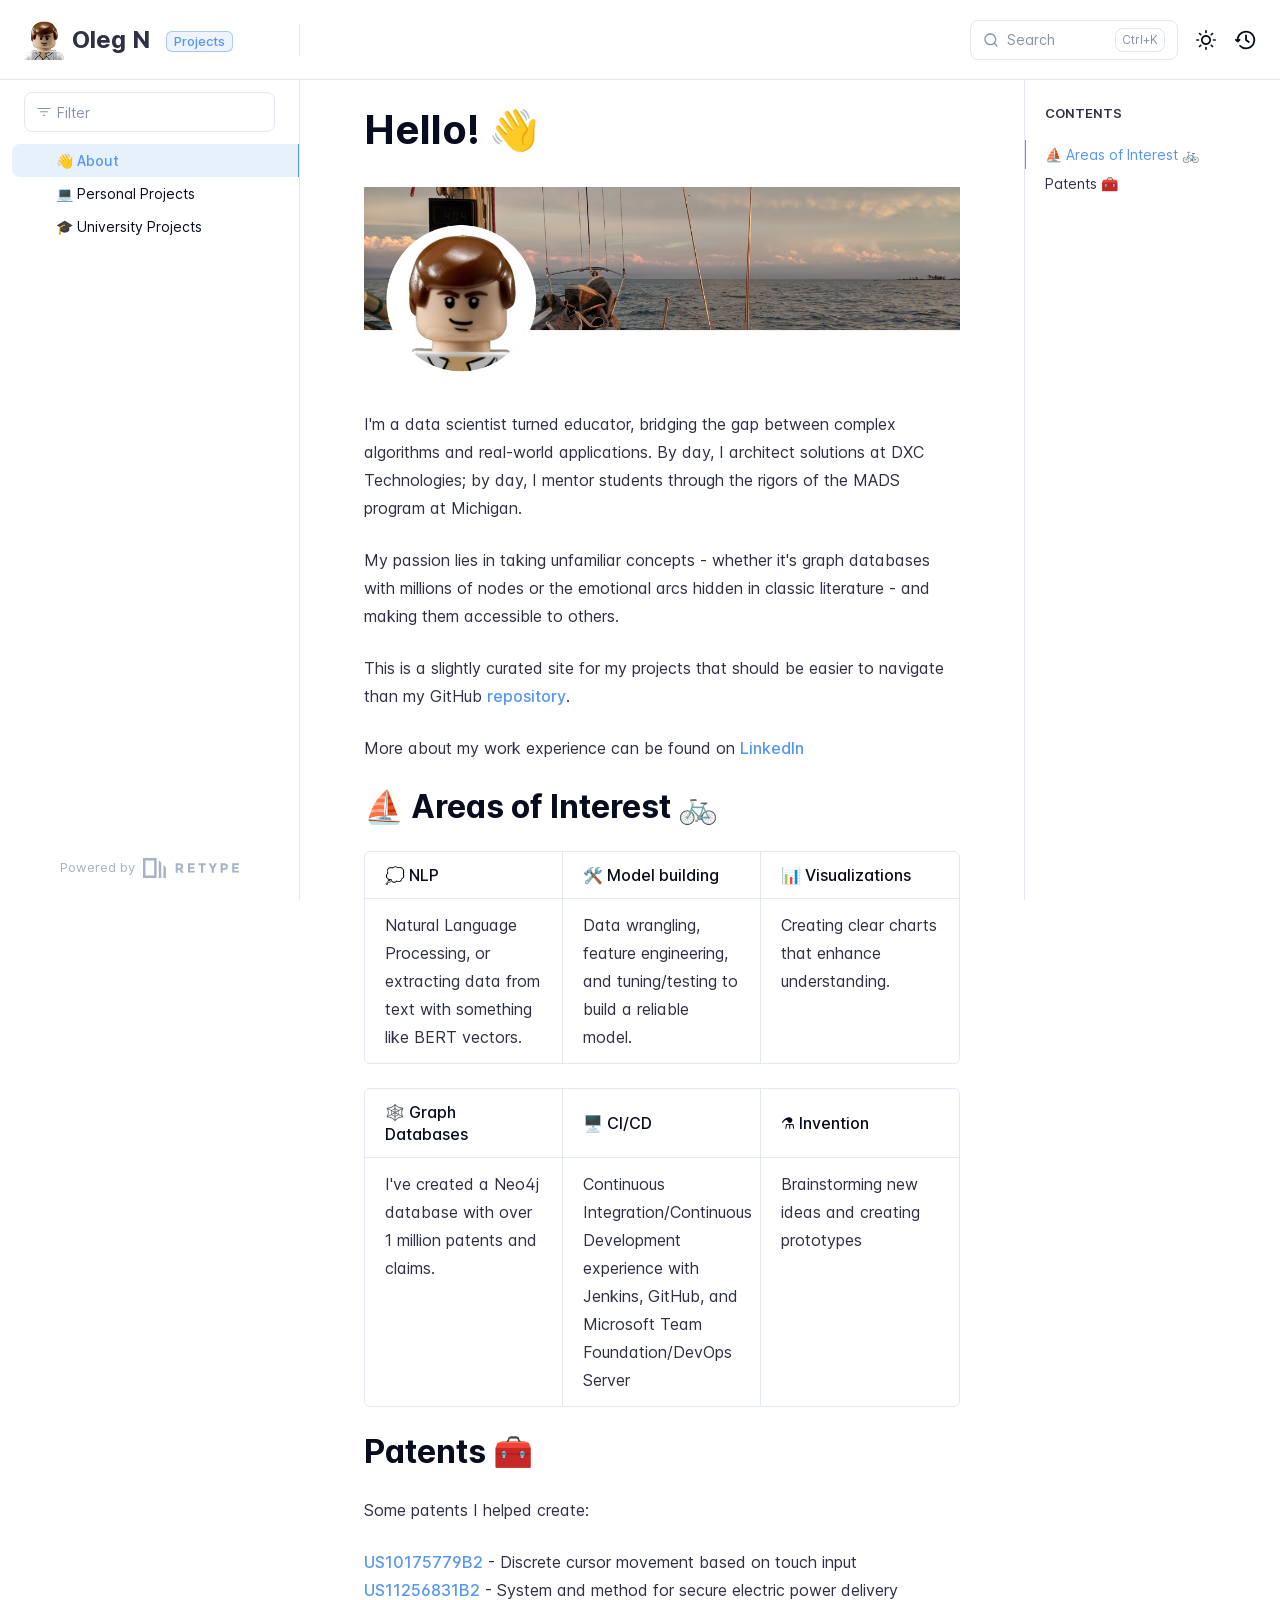
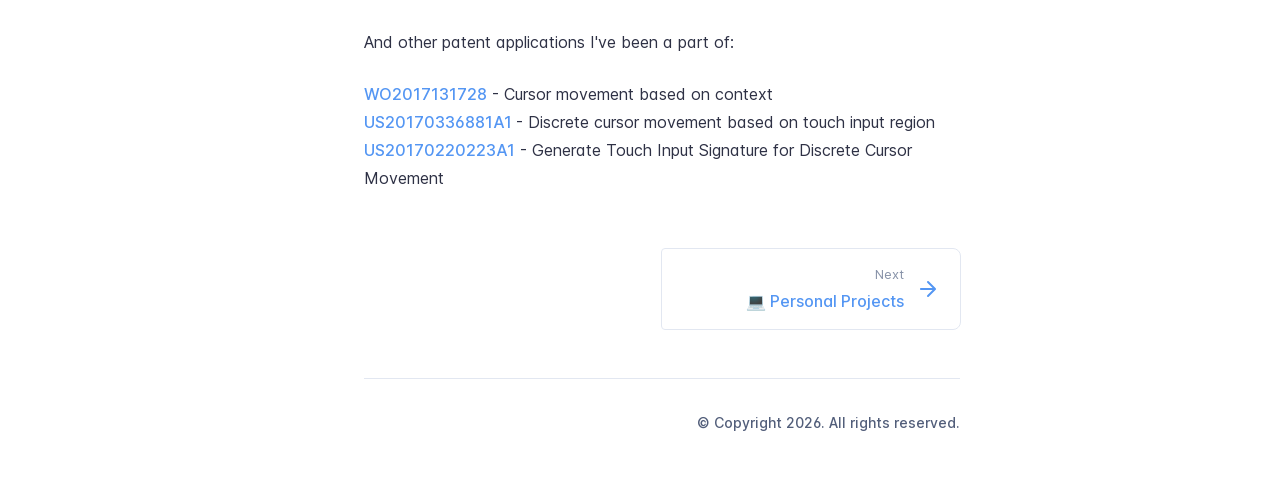
<file: index.html>
<!DOCTYPE html>
<html lang="en" class="h-full">
<head>
    <script data-cfasync="false">(function(w,d,s,l,i){w[l]=w[l]||[];w[l].push({'gtm.start':new Date().getTime(),event:'gtm.js'});var f=d.getElementsByTagName(s)[0],j=d.createElement(s),dl=l!='dataLayer'?'&l='+l:'';j.async=true;j.src='https://www.googletagmanager.com/gtm.js?id='+i+dl;f.parentNode.insertBefore(j,f);})(window,document,'script','dataLayer','G-LKNMP7RRVM');</script>

    <meta charset="UTF-8">
    <meta name="viewport" content="width=device-width,initial-scale=1">
    <meta name="color-scheme" content="light dark">
    <meta name="turbo-cache-control" content="no-cache" data-turbo-track="reload" data-track-token="4.1.0.825907108828">

    <!-- See retype.com -->
    <meta name="generator" content="Retype 4.1.0">

    <!-- Primary Meta Tags -->
    <title>Hello! &#128075;</title>
    <meta name="title" content="Hello! 👋">
    <meta name="description" content="I'm a data scientist turned educator, bridging the gap between complex algorithms and real-world applications. By day, I architect solutions at DXC">

    <!-- Canonical -->
    <link rel="canonical" href="https://legolego.github.io/">

    <!-- Open Graph -->
    <meta property="og:type" content="website">
    <meta property="og:url" content="https://legolego.github.io/">
    <meta property="og:title" content="Hello! 👋">
    <meta property="og:description" content="I'm a data scientist turned educator, bridging the gap between complex algorithms and real-world applications. By day, I architect solutions at DXC">
    <meta property="og:image" content="https://legolego.github.io/static/aboutheader.png">
    <meta property="og:image:width" content="1200">
    <meta property="og:image:height" content="630">
    <meta property="og:image:alt" content="Hello! 👋">
    <meta property="og:site_name" content="Oleg N">
    <meta property="og:locale" content="en_US">

    <script data-cfasync="false">(function(){var cl=document.documentElement.classList,ls=localStorage.getItem("retype_scheme"),hd=cl.contains("dark"),hl=cl.contains("light"),wm=window.matchMedia&&window.matchMedia("(prefers-color-scheme: dark)").matches;if(ls==="dark"||(!ls&&wm&&!hd&&!hl)){cl.remove("light");cl.add("dark")}else if(ls==="light"||(!ls&&!wm&&!hd&&!hl)){cl.remove("dark");cl.add("light")}})();</script>

    <link href="resources/css/retype.css?v=4.1.0.825907108828" rel="stylesheet">

    <script data-cfasync="false" src="resources/js/config.js?v=4.1.0.825907108828" data-turbo-eval="false" defer></script>
    <script data-cfasync="false" src="resources/js/retype.js?v=4.1.0" data-turbo-eval="false" defer></script>
    <script id="lunr-js" data-cfasync="false" src="resources/js/lunr.js?v=4.1.0.825907108828" data-turbo-eval="false" defer></script>

    <link href="static/custom.css" rel="stylesheet" />
</head>
<body>
    <noscript><iframe src="https://www.googletagmanager.com/ns.html?id=G-LKNMP7RRVM" height="0" width="0" style="display:none;visibility:hidden"></iframe></noscript>

    <div id="retype-app" class="relative text-base antialiased text-base-text bg-base-bg font-body">
    <div class="absolute bottom-0 left-0" style="top: 5rem; right: 50%"></div>

    <header id="retype-header" class="sticky top-0 z-30 flex w-full h-16 bg-header-bg border-b border-header-border md:h-20">
        <div class="container relative flex items-center justify-between pr-6 grow md:justify-start">
            <!-- Mobile menu button skeleton -->
            <button v-cloak class="skeleton retype-mobile-menu-button flex items-center justify-center shrink-0 overflow-hidden dark:text-white focus:outline-hidden rounded-full w-10 h-10 ml-3.5 md:hidden"><svg xmlns="http://www.w3.org/2000/svg" class="mb-px shrink-0" width="24" height="24" viewBox="0 0 24 24" role="presentation" style="margin-bottom: 0px;"><g fill="currentColor"><path d="M2 4h20v2H2zM2 11h20v2H2zM2 18h20v2H2z"></path></g></svg></button>
            <div v-cloak id="retype-sidebar-left-toggle-button"></div>
    
            <!-- Logo -->
            <div class="flex items-center justify-between h-full py-2 md:w-75">
                <div class="flex items-center px-2 md:px-6">
                    <a id="retype-branding-logo" href="" class="flex items-center leading-snug text-2xl">
                        <span class="w-10 mr-2 grow-0 shrink-0 overflow-hidden">
                            <img class="max-h-10 dark:hidden md:inline-block" src="static/lego.png">
                            <img class="max-h-10 hidden dark:inline-block" src="static/lego.png">
                        </span>
                        <span class="dark:text-white font-bold line-clamp-1 md:line-clamp-2">Oleg N</span>
                    </a><span id="retype-branding-label" class="inline-flex mt-1 px-2 py-1 ml-4 text-xs font-medium leading-none items-center rounded-md bg-branding-label-bg text-branding-label-text ring-1 ring-branding-label-border ring-inset md:inline-block">Projects</span>
                </div>
    
                <span class="hidden h-8 border-r md:inline-block border-base-border"></span>
            </div>
    
            <div class="flex justify-between md:grow">
                <!-- Top Nav -->
                <nav id="retype-header-nav" class="hidden md:flex">
                    <ul class="flex flex-col mb-4 md:pl-16 md:mb-0 md:flex-row md:items-center">
                        
                    </ul>
                </nav>
    
                <div v-cloak class="flex justify-end grow">
                    <div id="retype-mobile-search-button"></div>
                    <doc-search-desktop></doc-search-desktop>
    
                    <doc-theme-switch class="lg:ml-2"></doc-theme-switch>
                    <doc-history></doc-history>
                </div>
            </div>
        </div>
    </header>


    <div id="retype-container" class="container relative flex bg-white">
        <!-- Sidebar Skeleton -->
        <div v-cloak class="fixed flex flex-col shrink-0 duration-300 ease-in-out bg-sidebar-left-bg border-sidebar-left-border sidebar top-20 w-75 border-r h-screen md:sticky transition-transform skeleton">
        
            <div class="flex items-center h-16 px-6">
                <input id="retype-filter-input-mock" class="w-full h-10 pl-8 px-3 py-2 transition-colors duration-200 ease-linear bg-filter-bg border border-filter-border rounded-lg shadow-none md:text-sm hover:border-filter-border-hover focus:outline-hidden focus:border-filter-border-focus placeholder-filter-placeholder" type="text">
            </div>
        
            <div class="pl-6 mt-1 mb-4">
                <div class="w-32 h-3 mb-4 bg-skeleton-bg rounded-full loading"></div>
                <div class="w-48 h-3 mb-4 bg-skeleton-bg rounded-full loading"></div>
                <div class="w-40 h-3 mb-4 bg-skeleton-bg rounded-full loading"></div>
                <div class="w-32 h-3 mb-4 bg-skeleton-bg rounded-full loading"></div>
                <div class="w-48 h-3 mb-4 bg-skeleton-bg rounded-full loading"></div>
                <div class="w-40 h-3 mb-4 bg-skeleton-bg rounded-full loading"></div>
            </div>
        
            <div class="shrink-0 mt-auto bg-transparent dark:border-base-border">
                <a class="flex items-center justify-center flex-nowrap h-16 text-gray-350 dark:text-dark-400 hover:text-gray-600 dark:hover:text-dark-300 transition-colors duration-150 ease-in docs-powered-by" target="_blank" href="https://retype.com/" rel="noopener">
                    <span class="text-xs whitespace-nowrap">Powered by</span>
                    <svg xmlns="http://www.w3.org/2000/svg" class="ml-2" fill="currentColor" width="96" height="20" overflow="visible"><path d="M0 0v20h13.59V0H0zm11.15 17.54H2.44V2.46h8.71v15.08zM15.8 20h2.44V4.67L15.8 2.22zM20.45 6.89V20h2.44V9.34z"/><g><path d="M40.16 8.44c0 1.49-.59 2.45-1.75 2.88l2.34 3.32h-2.53l-2.04-2.96h-1.43v2.96h-2.06V5.36h3.5c1.43 0 2.46.24 3.07.73s.9 1.27.9 2.35zm-2.48 1.1c.26-.23.38-.59.38-1.09 0-.5-.13-.84-.4-1.03s-.73-.28-1.39-.28h-1.54v2.75h1.5c.72 0 1.2-.12 1.45-.35zM51.56 5.36V7.2h-4.59v1.91h4.13v1.76h-4.13v1.92h4.74v1.83h-6.79V5.36h6.64zM60.09 7.15v7.48h-2.06V7.15h-2.61V5.36h7.28v1.79h-2.61zM70.81 14.64h-2.06v-3.66l-3.19-5.61h2.23l1.99 3.45 1.99-3.45H74l-3.19 5.61v3.66zM83.99 6.19c.65.55.97 1.4.97 2.55s-.33 1.98-1 2.51-1.68.8-3.04.8h-1.23v2.59h-2.06V5.36h3.26c1.42 0 2.45.28 3.1.83zm-1.51 3.65c.25-.28.37-.69.37-1.22s-.16-.92-.48-1.14c-.32-.23-.82-.34-1.5-.34H79.7v3.12h1.38c.68 0 1.15-.14 1.4-.42zM95.85 5.36V7.2h-4.59v1.91h4.13v1.76h-4.13v1.92H96v1.83h-6.79V5.36h6.64z"/></g></svg>
                </a>
            </div>
        </div>
        
        <!-- Sidebar component -->
        <doc-sidebar v-cloak>
            <template #sidebar-footer>
                <div class="shrink-0 mt-auto border-t md:bg-transparent md:border-none dark:border-base-border">
        
                    <a class="flex items-center justify-center flex-nowrap h-16 text-gray-350 dark:text-dark-400 hover:text-gray-600 dark:hover:text-dark-300 transition-colors duration-150 ease-in docs-powered-by" target="_blank" href="https://retype.com/" rel="noopener">
                        <span class="text-xs whitespace-nowrap">Powered by</span>
                        <svg xmlns="http://www.w3.org/2000/svg" class="ml-2" fill="currentColor" width="96" height="20" overflow="visible"><path d="M0 0v20h13.59V0H0zm11.15 17.54H2.44V2.46h8.71v15.08zM15.8 20h2.44V4.67L15.8 2.22zM20.45 6.89V20h2.44V9.34z"/><g><path d="M40.16 8.44c0 1.49-.59 2.45-1.75 2.88l2.34 3.32h-2.53l-2.04-2.96h-1.43v2.96h-2.06V5.36h3.5c1.43 0 2.46.24 3.07.73s.9 1.27.9 2.35zm-2.48 1.1c.26-.23.38-.59.38-1.09 0-.5-.13-.84-.4-1.03s-.73-.28-1.39-.28h-1.54v2.75h1.5c.72 0 1.2-.12 1.45-.35zM51.56 5.36V7.2h-4.59v1.91h4.13v1.76h-4.13v1.92h4.74v1.83h-6.79V5.36h6.64zM60.09 7.15v7.48h-2.06V7.15h-2.61V5.36h7.28v1.79h-2.61zM70.81 14.64h-2.06v-3.66l-3.19-5.61h2.23l1.99 3.45 1.99-3.45H74l-3.19 5.61v3.66zM83.99 6.19c.65.55.97 1.4.97 2.55s-.33 1.98-1 2.51-1.68.8-3.04.8h-1.23v2.59h-2.06V5.36h3.26c1.42 0 2.45.28 3.1.83zm-1.51 3.65c.25-.28.37-.69.37-1.22s-.16-.92-.48-1.14c-.32-.23-.82-.34-1.5-.34H79.7v3.12h1.38c.68 0 1.15-.14 1.4-.42zM95.85 5.36V7.2h-4.59v1.91h4.13v1.76h-4.13v1.92H96v1.83h-6.79V5.36h6.64z"/></g></svg>
                    </a>
                </div>
            </template>
        </doc-sidebar>

        <div class="grow min-w-0 bg-body-bg">
            <!-- Render "toolbar" template here on api pages --><!-- Render page content -->
<div class="flex">
    <div id="retype-main" class="min-w-0 p-4 grow md:px-16">
        <main class="relative pb-12 lg:pt-2">
            <div class="retype-markdown" id="retype-content">
                <!-- Rendered if sidebar right is enabled -->
                <div id="retype-sidebar-right-toggle"></div>
                <!-- Page content  -->
<doc-anchor-target id="hello-wave" class="break-words">
    <h1>
        <doc-anchor-trigger class="header-anchor-trigger" to="#hello-wave">#</doc-anchor-trigger>
        <span>Hello! <span class="docs-emoji">&#x1F44B;</span></span>
    </h1>
</doc-anchor-target>
<p><figure class="content-center">
    <img src="static/aboutheader.png" alt="" class="rounded-image-rounded border-image-border border-image-border-width" />
    <figcaption class="caption"></figcaption>
</figure>
</p>
<p>I&#x27;m a data scientist turned educator, bridging the gap between complex algorithms and real-world applications. By day, I architect solutions at DXC Technologies; by day, I mentor students through the rigors of the MADS program at Michigan.</p>
<p>My passion lies in taking unfamiliar concepts - whether it&#x27;s graph databases with millions of nodes or the emotional arcs hidden in classic literature - and making them accessible to others.</p>
<p>This is a slightly curated site for my projects that should be easier to navigate than my GitHub <a href="https://github.com/legolego" target="_blank">repository</a>.</p>
<p>More about my work experience can be found on <a href="https://www.linkedin.com/in/olegnikolsky/" target="_blank">LinkedIn</a></p>
<doc-anchor-target id="boat-areas-of-interest-bike">
    <h2>
        <doc-anchor-trigger class="header-anchor-trigger" to="#boat-areas-of-interest-bike">#</doc-anchor-trigger>
        <span><span class="docs-emoji">&#x26F5;</span> Areas of Interest <span class="docs-emoji">&#x1F6B2;</span></span>
    </h2>
</doc-anchor-target>
<div class="mb-6 overflow-hidden border rounded-md docs-columns dark:border-base-border" style="grid-template-columns: repeat(3, minmax(0, 1fr));">
    <div class="flex items-center px-5 py-3 font-medium leading-snug text-gray-900 border-b border-base-border dark:text-white border-r">
        <span><span class="docs-emoji">&#x1F4AD;</span> NLP</span>
    </div>
    <div class="flex items-center px-5 py-3 font-medium leading-snug text-gray-900 border-b border-base-border dark:text-white border-r">
        <span><span class="docs-emoji">&#x1F6E0;&#xFE0F;</span> Model building</span>
    </div>
    <div class="flex items-center px-5 py-3 font-medium leading-snug text-gray-900 border-b border-base-border dark:text-white">
        <span><span class="docs-emoji">&#x1F4CA;</span> Visualizations</span>
    </div>
    <div class="px-5 py-3 docs-columns-content border-r border-base-border">
<p>Natural Language Processing, or extracting data from text with something like BERT vectors.</p>
    </div>
    <div class="px-5 py-3 docs-columns-content border-r border-base-border">
<p>Data wrangling, feature engineering, and tuning/testing to build a reliable model.</p>
    </div>
    <div class="px-5 py-3 docs-columns-content">
<p>Creating clear charts that enhance understanding.</p>
    </div>
</div>
<div class="mb-6 overflow-hidden border rounded-md docs-columns dark:border-base-border" style="grid-template-columns: repeat(3, minmax(0, 1fr));">
    <div class="flex items-center px-5 py-3 font-medium leading-snug text-gray-900 border-b border-base-border dark:text-white border-r">
        <span><span class="docs-emoji">&#x1F578;&#xFE0F;</span> Graph Databases</span>
    </div>
    <div class="flex items-center px-5 py-3 font-medium leading-snug text-gray-900 border-b border-base-border dark:text-white border-r">
        <span><span class="docs-emoji">&#x1F5A5;&#xFE0F;</span> CI/CD</span>
    </div>
    <div class="flex items-center px-5 py-3 font-medium leading-snug text-gray-900 border-b border-base-border dark:text-white">
        <span><span class="docs-emoji">&#x2697;&#xFE0F;</span> Invention</span>
    </div>
    <div class="px-5 py-3 docs-columns-content border-r border-base-border">
<p>I&#x27;ve created a Neo4j database with over 1 million patents and claims.</p>
    </div>
    <div class="px-5 py-3 docs-columns-content border-r border-base-border">
<p>Continuous Integration/Continuous Development experience with Jenkins, GitHub, and Microsoft Team Foundation/DevOps Server</p>
    </div>
    <div class="px-5 py-3 docs-columns-content">
<p>Brainstorming new ideas and creating prototypes</p>
    </div>
</div>
<doc-anchor-target id="patents-toolbox">
    <h2>
        <doc-anchor-trigger class="header-anchor-trigger" to="#patents-toolbox">#</doc-anchor-trigger>
        <span>Patents <span class="docs-emoji">&#x1F9F0;</span></span>
    </h2>
</doc-anchor-target>
<p>Some patents I helped create:</p>
<p><a href="https://patents.google.com/patent/US10175779B2/en" target="_blank">US10175779B2</a> - Discrete cursor movement based on touch input<br>
<a href="https://patents.google.com/patent/US11256831B2/en" target="_blank">US11256831B2</a> - System and method for secure electric power delivery</p>
<p>And other patent applications I&#x27;ve been a part of:</p>
<p><a href="https://patents.google.com/patent/WO2017131728A1/en" target="_blank">WO2017131728</a> - Cursor movement based on context<br>
<a href="https://patents.google.com/patent/US20170336881A1/en" target="_blank">US20170336881A1 </a> - Discrete cursor movement based on touch input region<br>
<a href="https://patents.google.com/patent/US20170220223A1/en" target="_blank">US20170220223A1</a> - Generate Touch Input Signature for Discrete Cursor Movement</p>

                
                <!-- Required only on API pages -->
                <doc-toolbar-member-filter-no-results></doc-toolbar-member-filter-no-results>
            </div>
            <footer id="retype-content-footer" class="clear-both">
            
                <nav id="retype-nextprev" class="print:hidden flex mt-14">
                    <div class="w-1/2">
                    </div>
            
                    <div class="w-1/2">
                        <a class="px-5 py-4 -mx-px h-full flex items-center justify-end break-normal font-medium text-body-link border border-base-border hover:border-base-border-hover rounded-l rounded-r-lg transition-colors duration-150 relative hover:z-5" href="personal/">
                            <span>
                                <span class="block text-xs font-normal text-right text-base-text-muted">Next</span>
                                <span class="block mt-1">💻 Personal Projects</span>
                            </span>
                            <svg xmlns="http://www.w3.org/2000/svg" class="ml-3" width="24" height="24" viewBox="0 0 24 24" fill="currentColor" overflow="visible"><path d="M19.92 12.38a1 1 0 00-.22-1.09l-7-7a.996.996 0 10-1.41 1.41l5.3 5.3H5c-.55 0-1 .45-1 1s.45 1 1 1h11.59l-5.29 5.29a.996.996 0 000 1.41c.19.2.44.3.7.3s.51-.1.71-.29l7-7c.09-.09.16-.21.21-.33z" /><path fill="none" d="M0 0h24v24H0z" /></svg>
                        </a>
                    </div>
                </nav>
            </footer>
        </main>

        <div id="retype-page-footer" class="print:border-none border-t border-base-border pt-6 mb-8">
            <footer class="flex flex-wrap items-center justify-between print:justify-center">
                <div id="retype-footer-links" class="print:hidden">
                    <ul class="flex flex-wrap items-center text-sm">
                    </ul>
                </div>
                <div id="retype-copyright" class="print:justify-center py-2 text-footer-text font-footer-link text-sm leading-relaxed"><p>© Copyright 2026. All rights reserved.</p></div>
            </footer>
        </div>
    </div>

    <!-- Rendered if sidebar right is enabled -->
    <!-- Sidebar right skeleton-->
    <div v-cloak class="fixed top-0 bottom-0 right-0 translate-x-full bg-sidebar-right-bg border-sidebar-right-border lg:sticky lg:border-l lg:shrink-0 lg:pt-6 lg:translate-x-0 sm:w-1/2 lg:w-64 lg:z-0 md:w-104 sidebar-right skeleton">
        <div class="pl-5">
            <div class="w-32 h-3 mb-4 bg-skeleton-bg rounded-full loading"></div>
            <div class="w-48 h-3 mb-4 bg-skeleton-bg rounded-full loading"></div>
            <div class="w-40 h-3 mb-4 bg-skeleton-bg rounded-full loading"></div>
        </div>
    </div>

    <!-- User should be able to hide sidebar right -->
    <doc-sidebar-right v-cloak></doc-sidebar-right>
</div>

        </div>
    </div>

    <doc-search-mobile></doc-search-mobile>
    <doc-back-to-top></doc-back-to-top>
</div>


    <div id="retype-overlay-target"></div>

    <script data-cfasync="false">window.__DOCS__ = { "title": "👋 About", isRoot: true, level: 0, icon: "file", hasPrism: false, hasMermaid: false, hasMath: false, tocDepth: 23 }</script>
</body>
</html>
</file>
<file: static/custom.css>
.sample {
    text-align: center;
    color: #af5219;
    border-radius: 10px;
    background-color: #0cce2c;
    border: 1px solid #19af1c;
    padding-top: 20px;
    margin-bottom: 20px;
}
</file>
